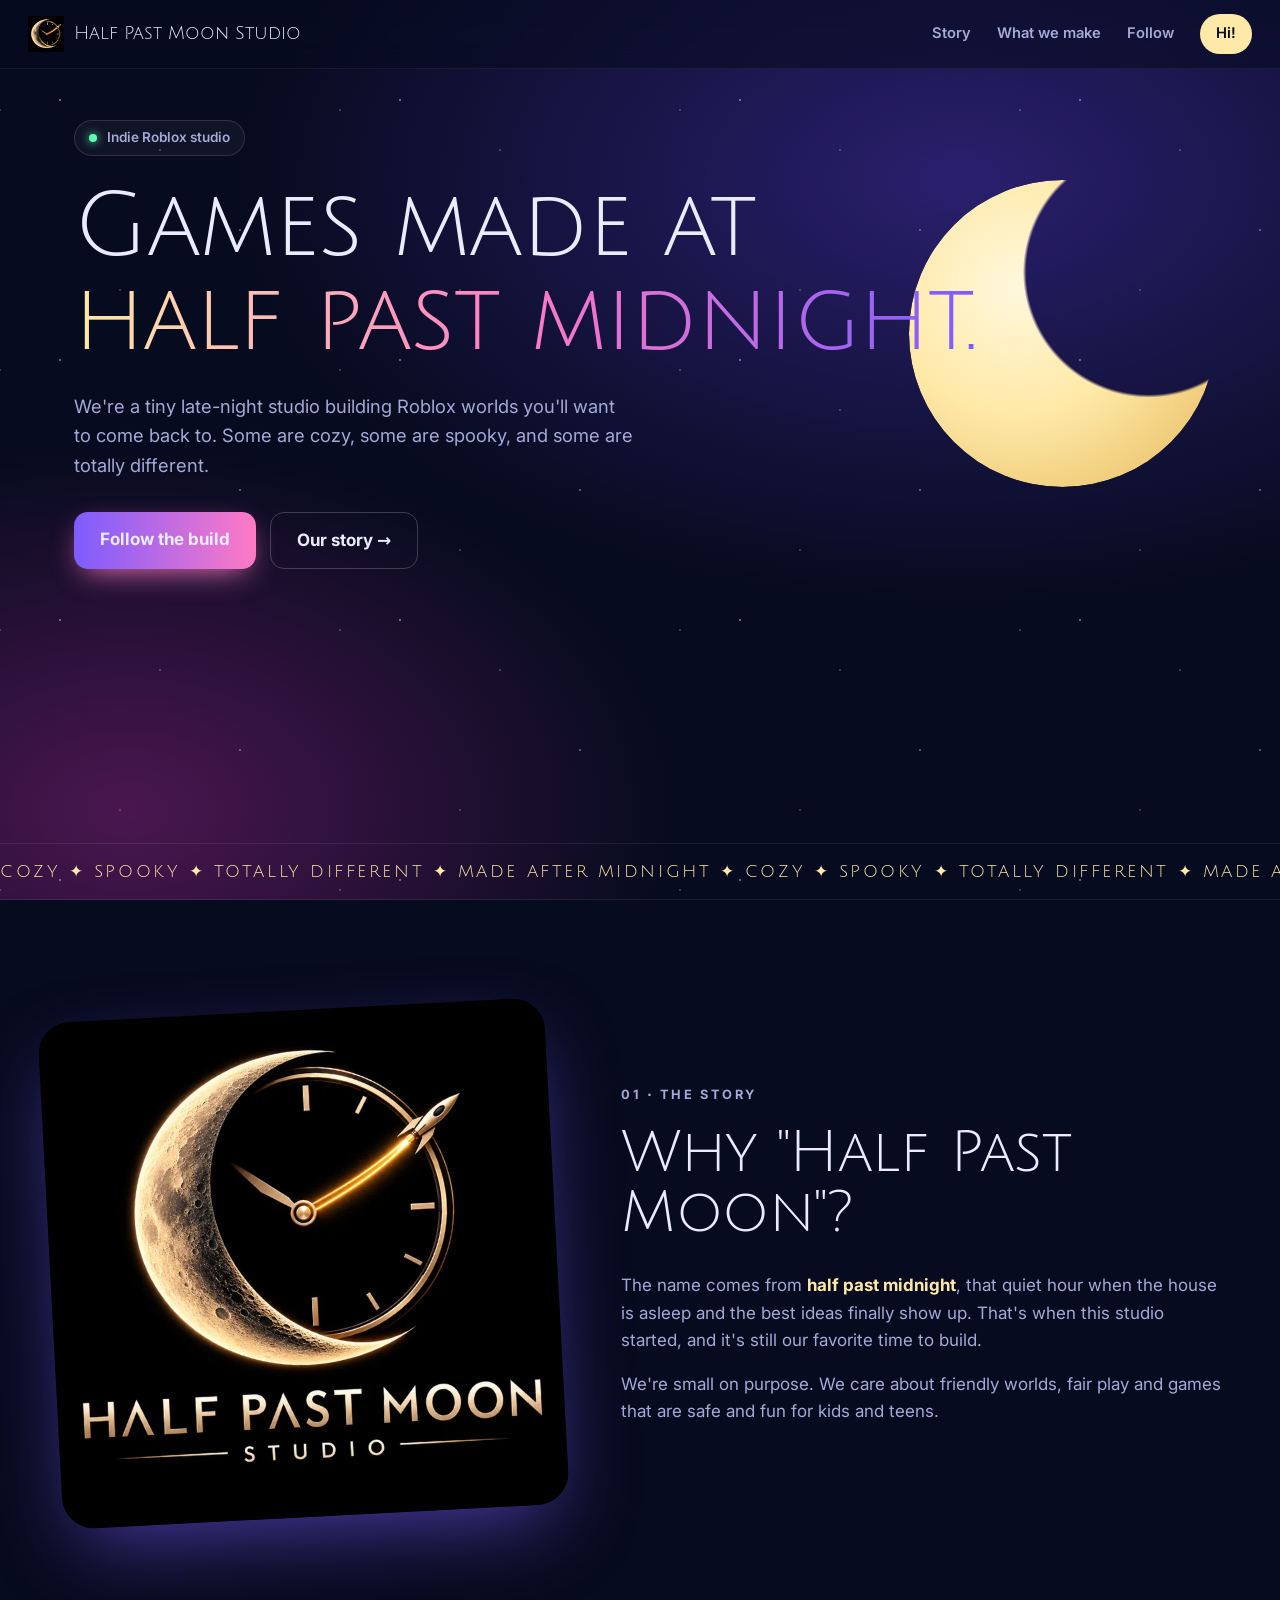
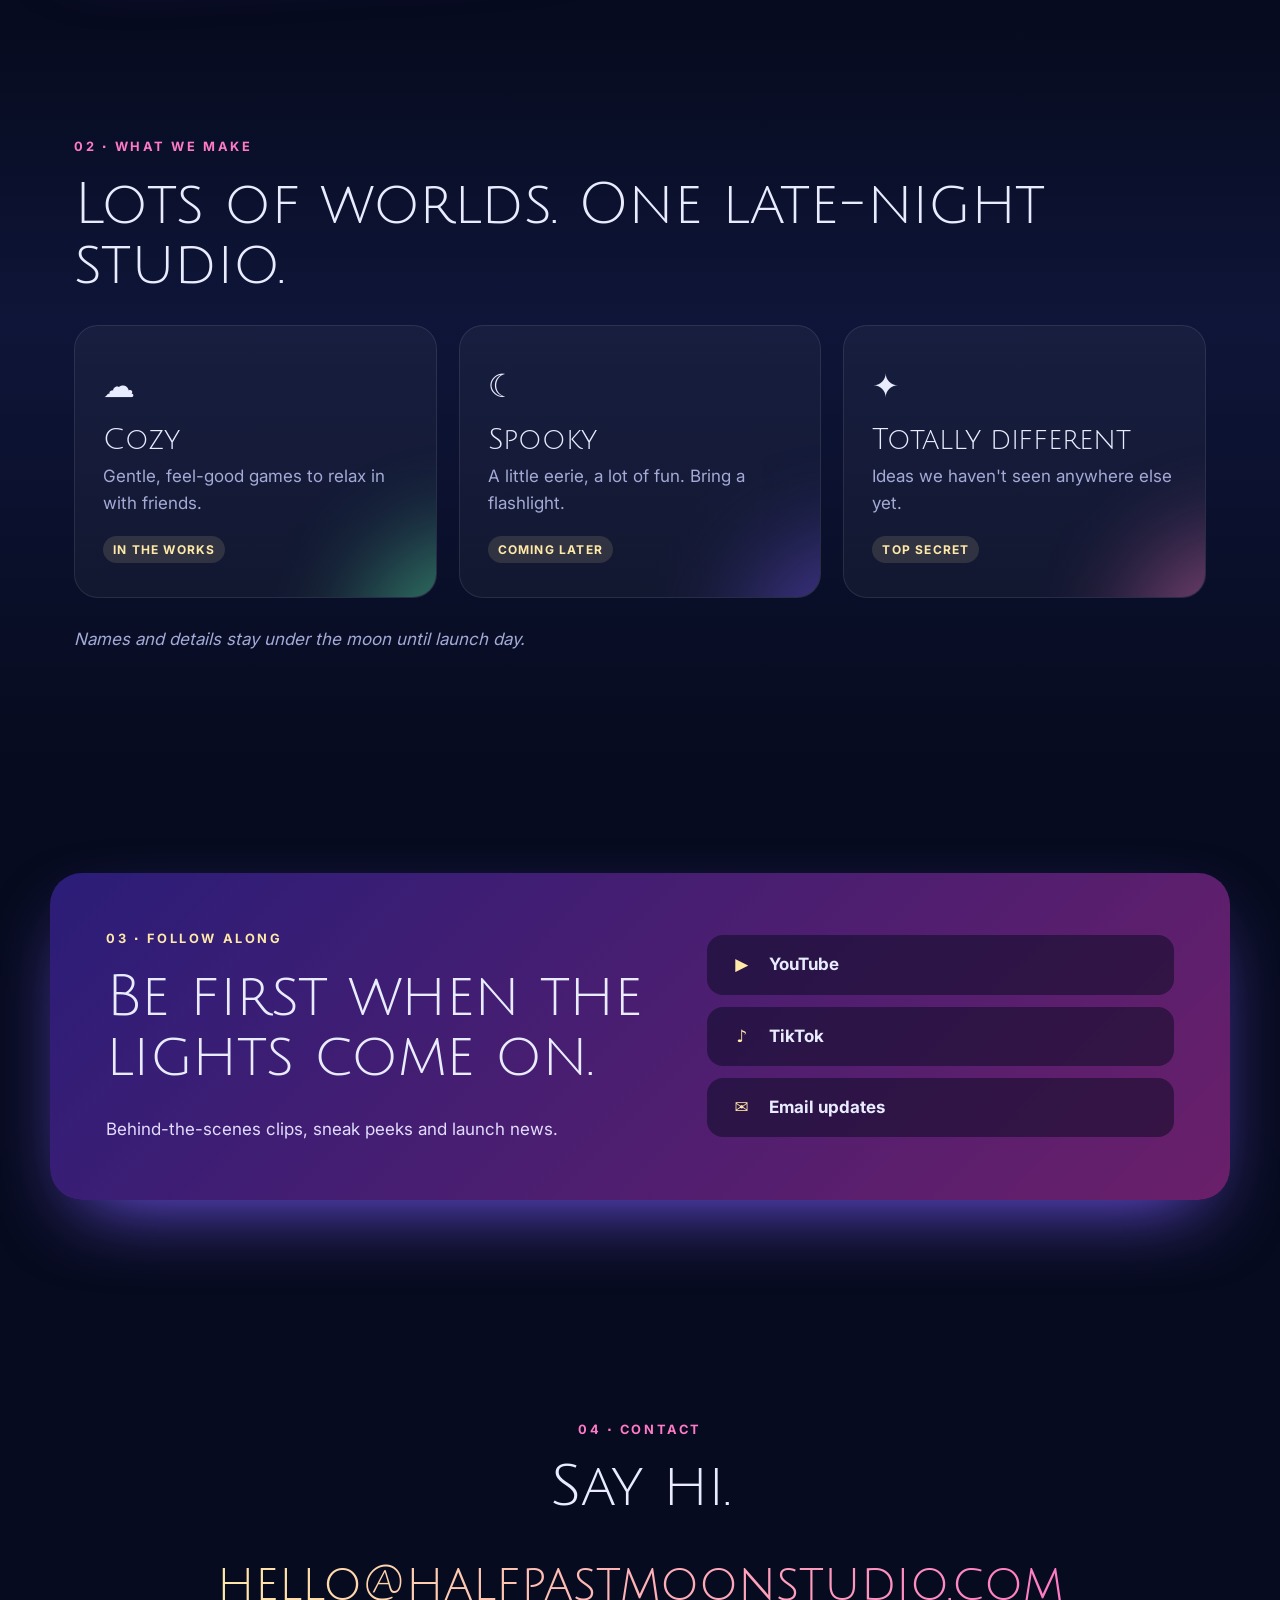
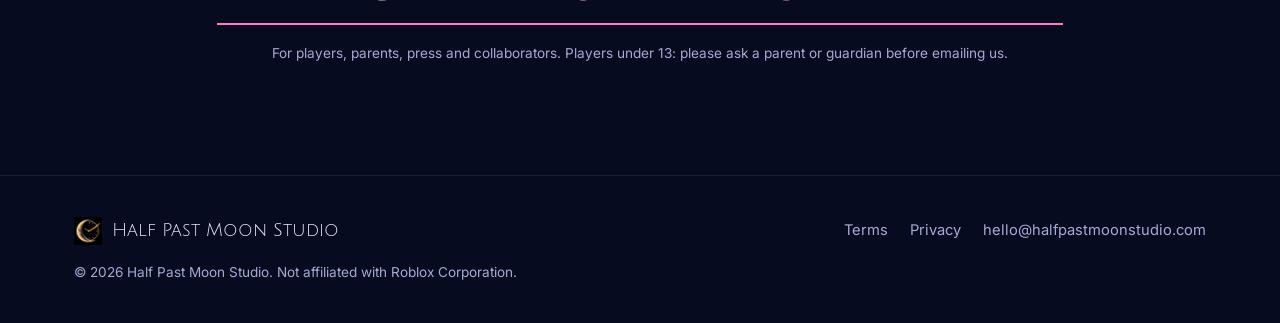
<file: index.html>
<!doctype html>
<html lang="en"><head>
<meta charset="utf-8"><meta name="viewport" content="width=device-width,initial-scale=1">
<title>Half Past Moon Studio · Roblox games made after midnight</title>
<meta name="description" content="Half Past Moon Studio is a small, independent Roblox studio making cozy, spooky and totally different games.">
<meta name="theme-color" content="#070b1f">
<link rel="icon" href="assets/favicon.png"><link rel="apple-touch-icon" href="assets/apple-touch-icon.png">
<link rel="preload" href="assets/fonts/julius-v3.woff2" as="font" type="font/woff2" crossorigin>
<link rel="stylesheet" href="styles.css?v=3">
</head><body>
<a class="skip" href="#main">Skip to content</a>
<header class="nav">
  <a href="#top" class="brand"><img src="assets/emblem.webp" alt="" width="36" height="36">Half Past Moon Studio</a>
  <nav><a href="#story">Story</a><a href="#make">What we make</a><a href="#follow">Follow</a><a href="#contact" class="pill">Hi!</a></nav>
</header>
<main id="main">
<section class="hero" id="top">
  <div class="stars" aria-hidden="true"></div>
  <div class="moon" aria-hidden="true"></div>
  <div class="hero-in">
    <p class="kicker"><span class="dot"></span> Indie Roblox studio</p>
    <h1>Games made at<br><span class="grad">half past midnight.</span></h1>
    <p class="lede">We're a tiny late-night studio building Roblox worlds you'll want to come back to. Some are cozy, some are spooky, and some are totally different.</p>
    <div class="ctas"><a class="btn" href="#follow">Follow the build</a><a class="btn ghost" href="#story">Our story →</a></div>
  </div>
  <div class="marquee" aria-hidden="true"><div>COZY ✦ SPOOKY ✦ TOTALLY DIFFERENT ✦ MADE AFTER MIDNIGHT ✦ COZY ✦ SPOOKY ✦ TOTALLY DIFFERENT ✦ MADE AFTER MIDNIGHT ✦&nbsp;</div></div>
</section>

<section class="story wrap" id="story">
  <div class="story-art reveal"><img src="assets/logo.webp" alt="Half Past Moon Studio logo" width="720" height="720" loading="lazy"></div>
  <div class="reveal">
    <p class="eyebrow">01 · The story</p>
    <h2>Why "Half Past Moon"?</h2>
    <p>The name comes from <strong>half past midnight</strong>, that quiet hour when the house is asleep and the best ideas finally show up. That's when this studio started, and it's still our favorite time to build.</p>
    <p>We're small on purpose. We care about friendly worlds, fair play and games that are safe and fun for kids and teens.</p>
  </div>
</section>

<section class="make" id="make">
  <div class="wrap">
    <p class="eyebrow reveal">02 · What we make</p>
    <h2 class="reveal">Lots of worlds. One late-night studio.</h2>
    <div class="cards">
      <article class="card c1 reveal"><span class="ico">☁︎</span><h3>Cozy</h3><p>Gentle, feel-good games to relax in with friends.</p><span class="tag">In the works</span></article>
      <article class="card c2 reveal"><span class="ico">☾</span><h3>Spooky</h3><p>A little eerie, a lot of fun. Bring a flashlight.</p><span class="tag">Coming later</span></article>
      <article class="card c3 reveal"><span class="ico">✦</span><h3>Totally different</h3><p>Ideas we haven't seen anywhere else yet.</p><span class="tag">Top secret</span></article>
    </div>
    <p class="note reveal">Names and details stay under the moon until launch day.</p>
  </div>
</section>

<section class="follow wrap" id="follow">
  <div class="follow-box reveal">
    <div>
      <p class="eyebrow">03 · Follow along</p>
      <h2>Be first when the lights come on.</h2>
      <p>Behind-the-scenes clips, sneak peeks and launch news.</p>
    </div>
    <div class="socials">
      <a class="soc yt" href="https://www.youtube.com/@HalfPastMoonStudio" rel="noopener" target="_blank"><span>▶</span> YouTube</a>
      <a class="soc tt" href="https://www.tiktok.com/@halfpastmoonstudio" rel="noopener" target="_blank"><span>♪</span> TikTok</a>
      <a class="soc em" href="mailto:hello@halfpastmoonstudio.com?subject=Keep%20me%20posted"><span>✉</span> Email updates</a>
    </div>
  </div>
</section>

<section class="contact wrap" id="contact">
  <p class="eyebrow reveal">04 · Contact</p>
  <h2 class="reveal">Say hi.</h2>
  <a class="big-mail reveal" href="mailto:hello@halfpastmoonstudio.com">hello@halfpastmoonstudio.com</a>
  <p class="small reveal">For players, parents, press and collaborators. Players under 13: please ask a parent or guardian before emailing us.</p>
</section>
</main>
<footer class="foot">
  <div class="wrap foot-in">
    <div class="brand"><img src="assets/emblem.webp" alt="" width="28" height="28" loading="lazy">Half Past Moon Studio</div>
    <nav><a href="/terms">Terms</a><a href="/privacy">Privacy</a><a href="mailto:hello@halfpastmoonstudio.com">hello@halfpastmoonstudio.com</a></nav>
    <p class="small">© 2026 Half Past Moon Studio. Not affiliated with Roblox Corporation.</p>
  </div>
</footer>
<script>
const io=new IntersectionObserver(e=>e.forEach(x=>{if(x.isIntersecting){x.target.classList.add('in');io.unobserve(x.target)}}),{threshold:.12});
document.querySelectorAll('.reveal').forEach(el=>io.observe(el));
</script>
</body></html>
</file>
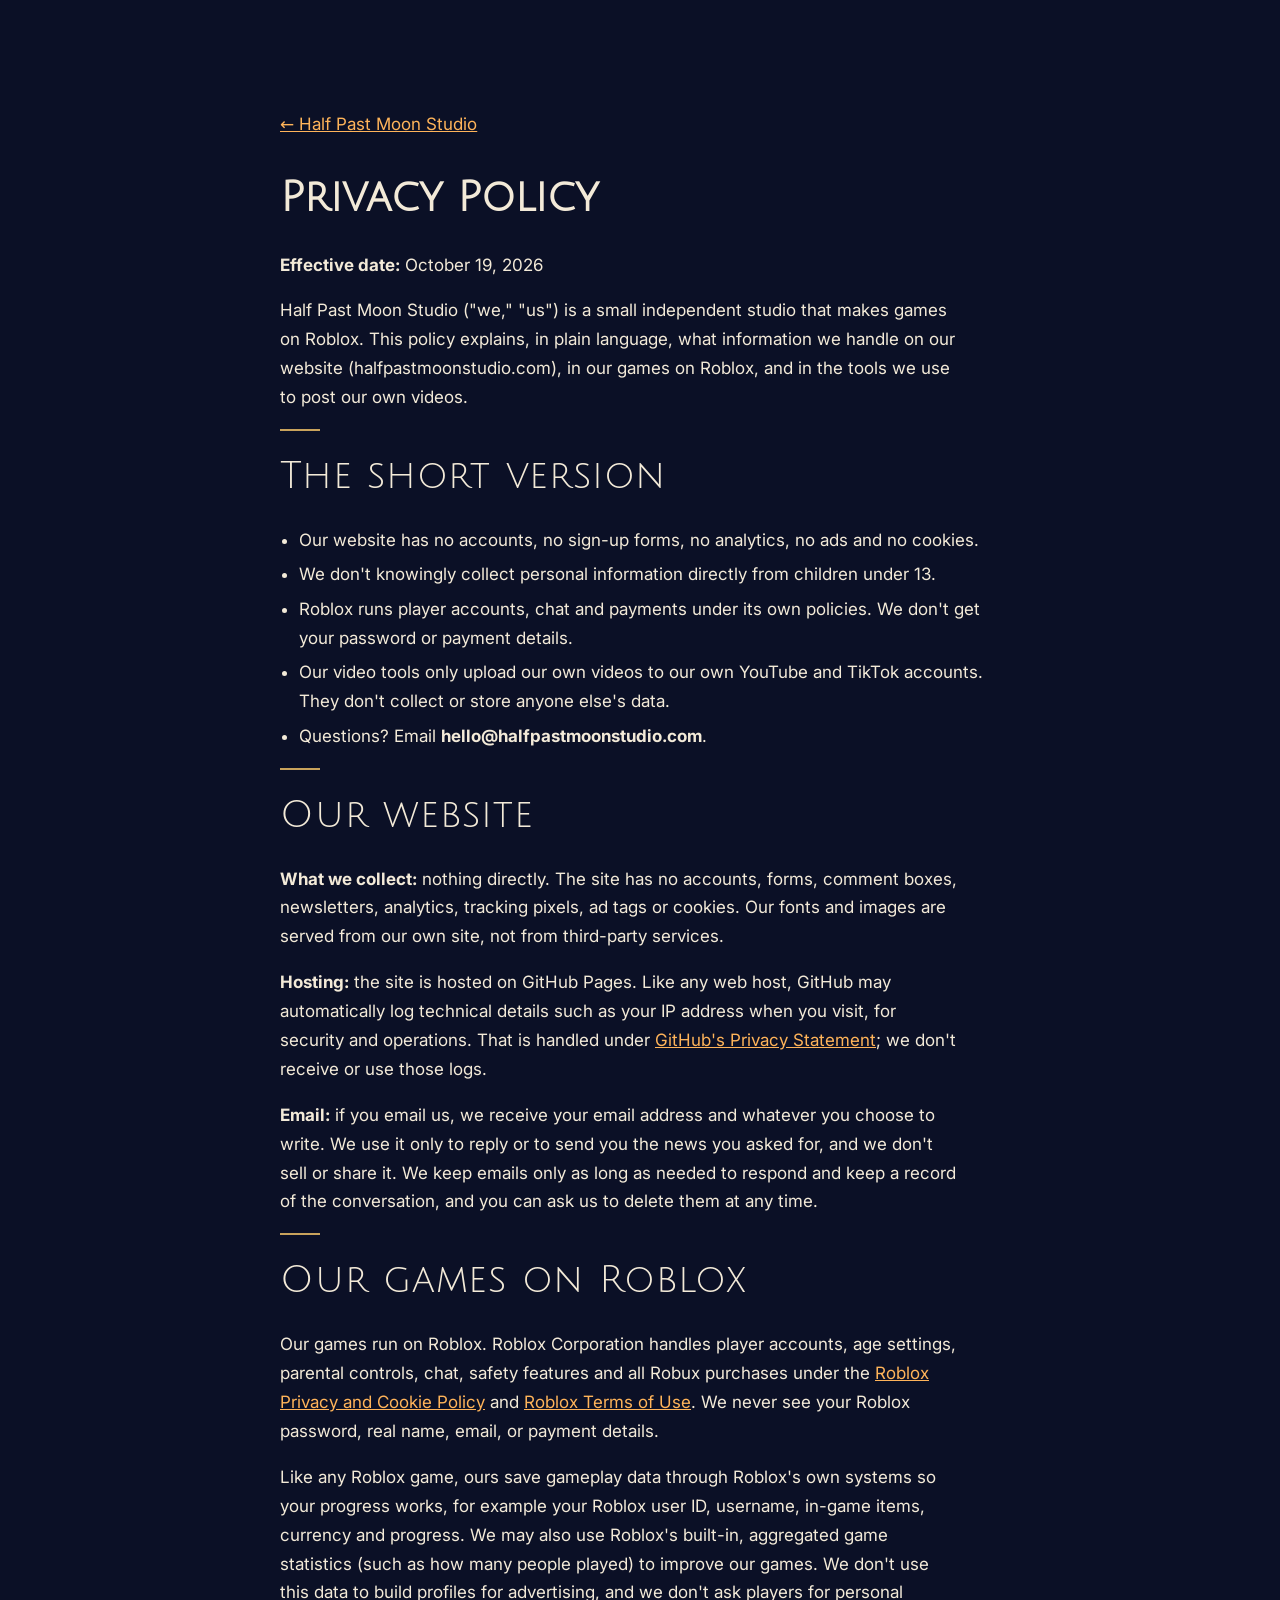
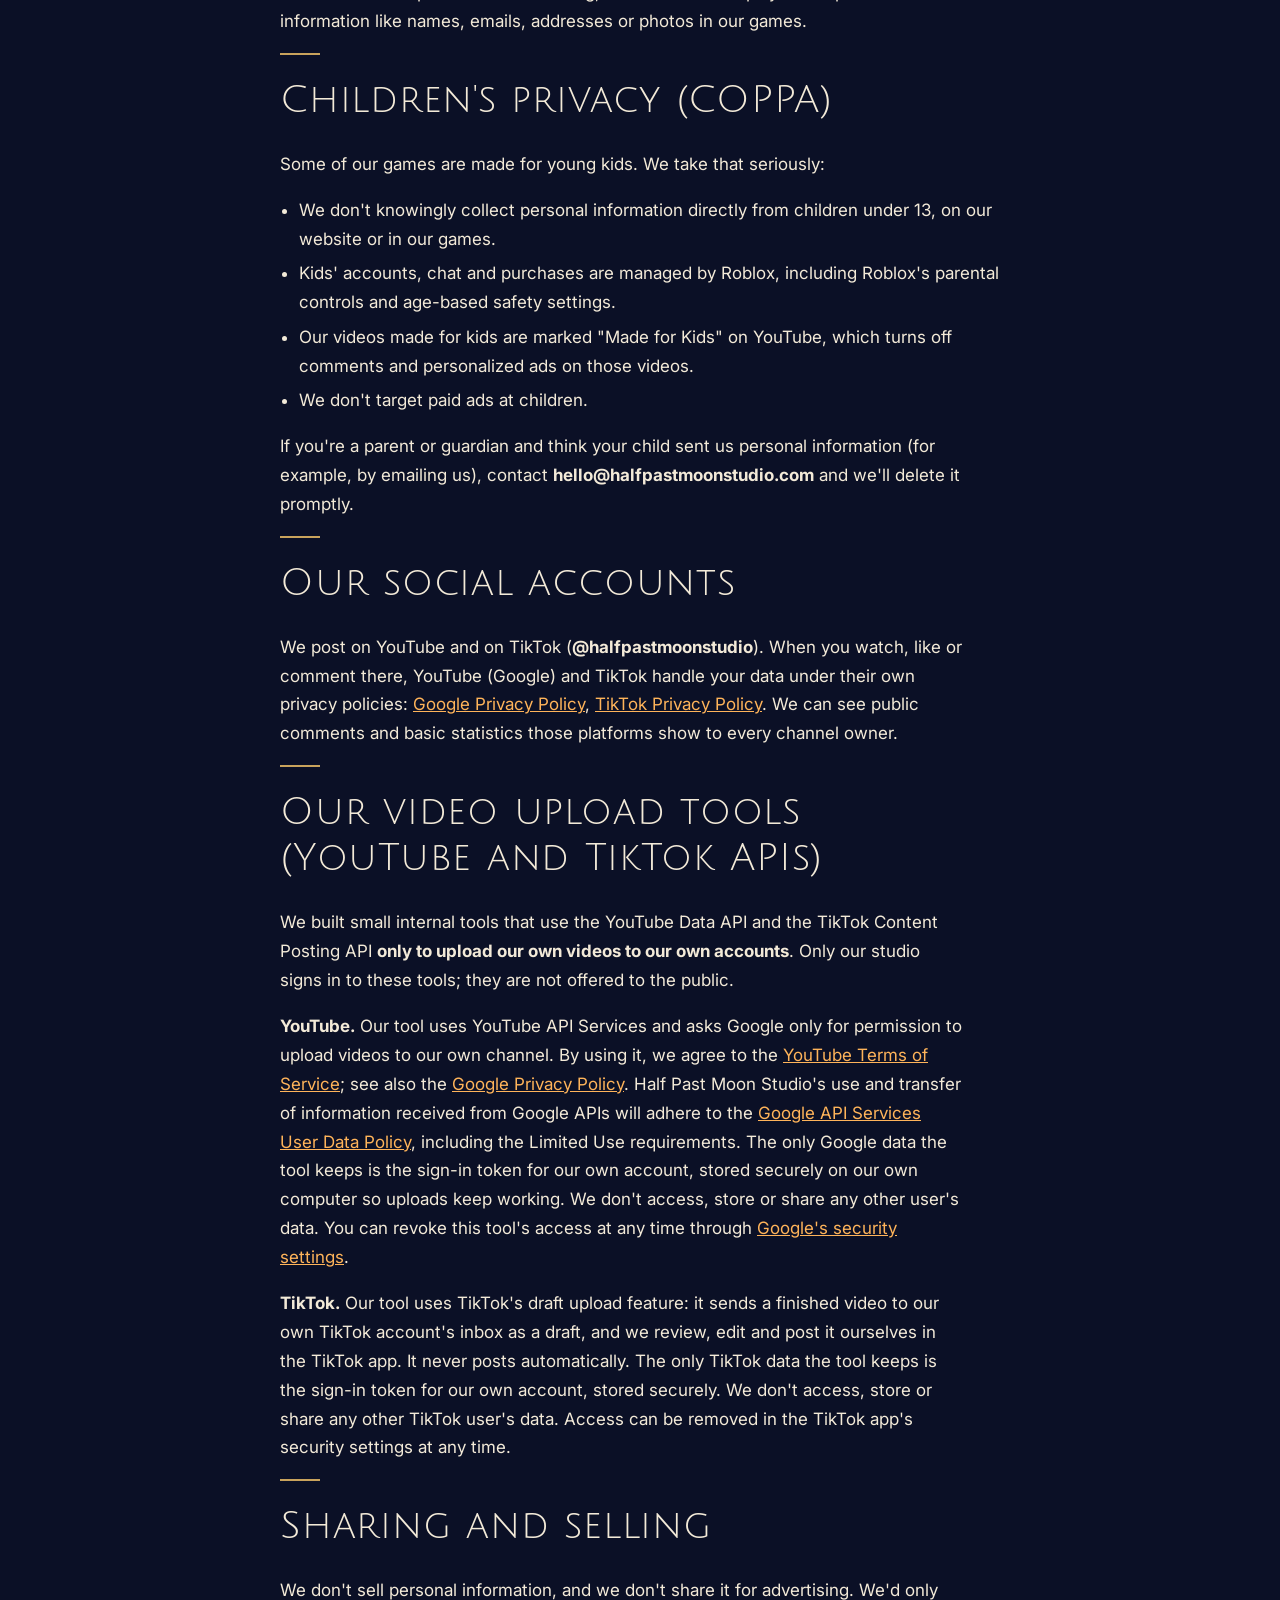
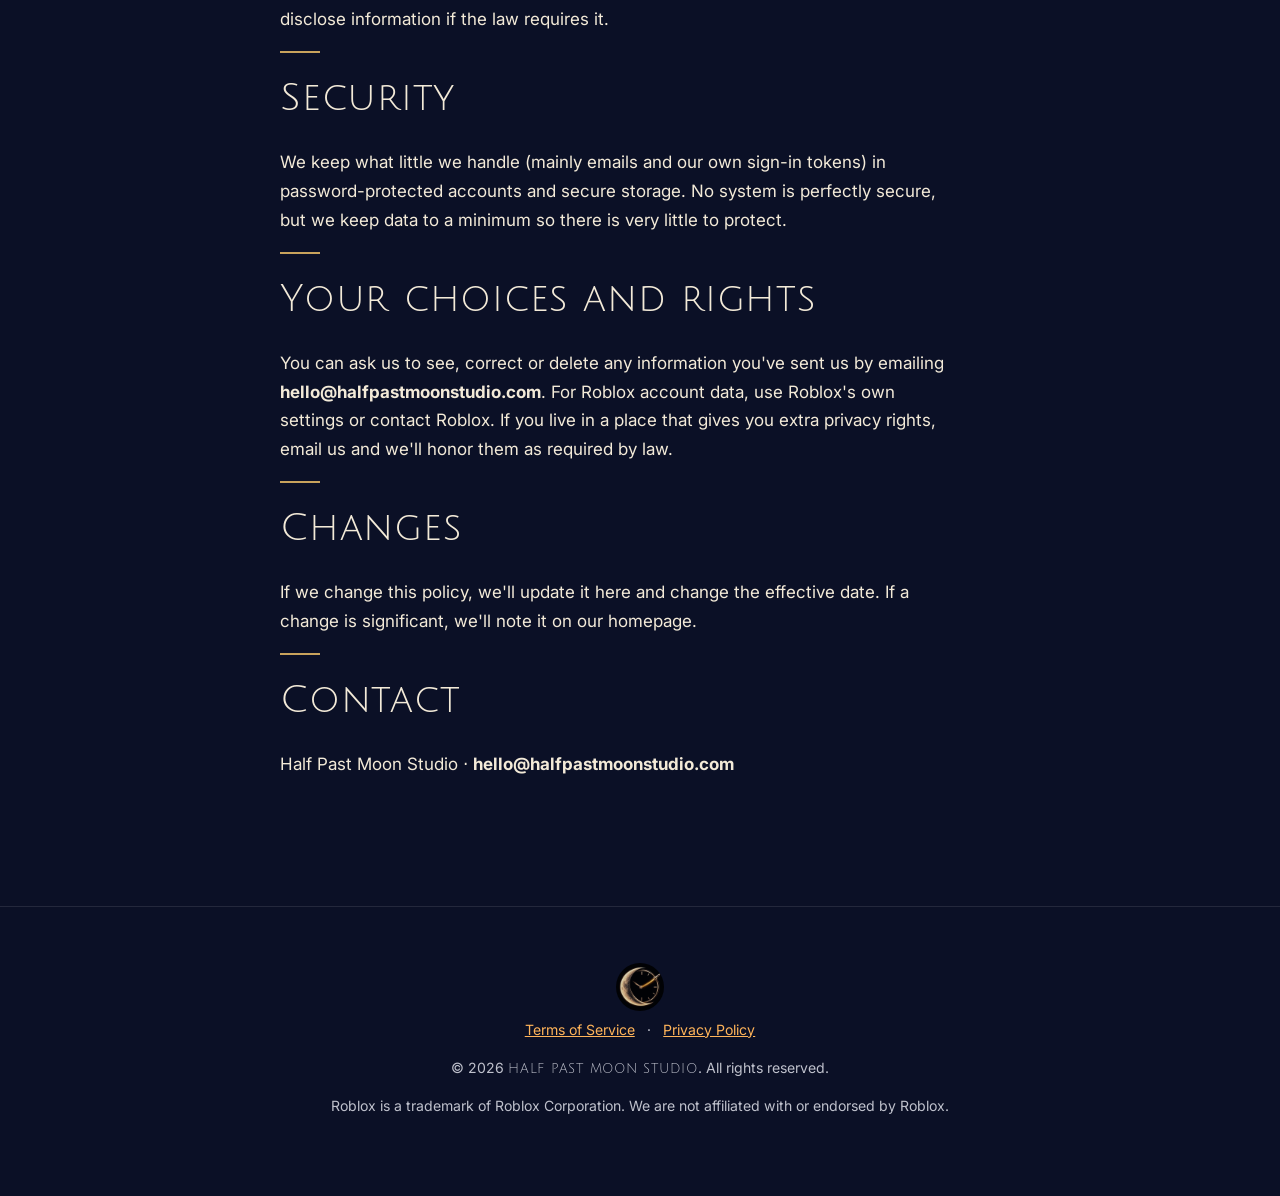
<file: privacy.html>
<!doctype html>
<html lang="en">
<head>
<meta charset="utf-8">
<meta name="viewport" content="width=device-width,initial-scale=1">
<title>Privacy Policy · Half Past Moon Studio</title>
<meta name="description" content="Privacy Policy for Half Past Moon Studio.">
<meta name="theme-color" content="#0b1026">
<link rel="icon" href="assets/favicon.png"><link rel="apple-touch-icon" href="assets/apple-touch-icon.png">
<link rel="preload" href="assets/fonts/inter.woff2" as="font" type="font/woff2" crossorigin>
<link rel="stylesheet" href="styles_v3.css">
<style>
.legal{max-width:760px}
.legal-title{font-family:"Julius Sans One",sans-serif;font-size:clamp(1.8rem,4vw,2.6rem);margin:0 0 .5rem}
.legal ul{padding-left:1.2rem} .legal li{margin:.35rem 0}
.legal a{text-decoration:underline}
.back{display:inline-block;margin-bottom:1.5rem}
footer nav a{margin:0 .5rem}
</style>
</head>
<body>
<a class="skip" href="#main">Skip to content</a>
<main id="main">
  <section class="band first"><div class="wrap legal">
    <a class="back" href="/">&larr; Half Past Moon Studio</a>
<h1 class="legal-title">Privacy Policy</h1>
<p><strong>Effective date:</strong> October 19, 2026</p>
<p>Half Past Moon Studio ("we," "us") is a small independent studio that makes games on Roblox. This policy explains, in plain language, what information we handle on our website (halfpastmoonstudio.com), in our games on Roblox, and in the tools we use to post our own videos.</p>
<h2>The short version</h2>
<ul>
<li>Our website has no accounts, no sign-up forms, no analytics, no ads and no cookies.</li>
<li>We don't knowingly collect personal information directly from children under 13.</li>
<li>Roblox runs player accounts, chat and payments under its own policies. We don't get your password or payment details.</li>
<li>Our video tools only upload our own videos to our own YouTube and TikTok accounts. They don't collect or store anyone else's data.</li>
<li>Questions? Email <strong>hello@halfpastmoonstudio.com</strong>.</li>
</ul>
<h2>Our website</h2>
<p><strong>What we collect:</strong> nothing directly. The site has no accounts, forms, comment boxes, newsletters, analytics, tracking pixels, ad tags or cookies. Our fonts and images are served from our own site, not from third-party services.</p>
<p><strong>Hosting:</strong> the site is hosted on GitHub Pages. Like any web host, GitHub may automatically log technical details such as your IP address when you visit, for security and operations. That is handled under <a href="https://docs.github.com/en/site-policy/privacy-policies/github-general-privacy-statement">GitHub's Privacy Statement</a>; we don't receive or use those logs.</p>
<p><strong>Email:</strong> if you email us, we receive your email address and whatever you choose to write. We use it only to reply or to send you the news you asked for, and we don't sell or share it. We keep emails only as long as needed to respond and keep a record of the conversation, and you can ask us to delete them at any time.</p>
<h2>Our games on Roblox</h2>
<p>Our games run on Roblox. Roblox Corporation handles player accounts, age settings, parental controls, chat, safety features and all Robux purchases under the <a href="https://en.help.roblox.com/hc/articles/115004630823">Roblox Privacy and Cookie Policy</a> and <a href="https://en.help.roblox.com/hc/articles/115004647846">Roblox Terms of Use</a>. We never see your Roblox password, real name, email, or payment details.</p>
<p>Like any Roblox game, ours save gameplay data through Roblox's own systems so your progress works, for example your Roblox user ID, username, in-game items, currency and progress. We may also use Roblox's built-in, aggregated game statistics (such as how many people played) to improve our games. We don't use this data to build profiles for advertising, and we don't ask players for personal information like names, emails, addresses or photos in our games.</p>
<h2>Children's privacy (COPPA)</h2>
<p>Some of our games are made for young kids. We take that seriously:</p>
<ul>
<li>We don't knowingly collect personal information directly from children under 13, on our website or in our games.</li>
<li>Kids' accounts, chat and purchases are managed by Roblox, including Roblox's parental controls and age-based safety settings.</li>
<li>Our videos made for kids are marked "Made for Kids" on YouTube, which turns off comments and personalized ads on those videos.</li>
<li>We don't target paid ads at children.</li>
</ul>
<p>If you're a parent or guardian and think your child sent us personal information (for example, by emailing us), contact <strong>hello@halfpastmoonstudio.com</strong> and we'll delete it promptly.</p>
<h2>Our social accounts</h2>
<p>We post on YouTube and on TikTok (<strong>@halfpastmoonstudio</strong>). When you watch, like or comment there, YouTube (Google) and TikTok handle your data under their own privacy policies: <a href="https://policies.google.com/privacy">Google Privacy Policy</a>, <a href="https://www.tiktok.com/legal/privacy-policy">TikTok Privacy Policy</a>. We can see public comments and basic statistics those platforms show to every channel owner.</p>
<h2>Our video upload tools (YouTube and TikTok APIs)</h2>
<p>We built small internal tools that use the YouTube Data API and the TikTok Content Posting API <strong>only to upload our own videos to our own accounts</strong>. Only our studio signs in to these tools; they are not offered to the public.</p>
<p><strong>YouTube.</strong> Our tool uses YouTube API Services and asks Google only for permission to upload videos to our own channel. By using it, we agree to the <a href="https://www.youtube.com/t/terms">YouTube Terms of Service</a>; see also the <a href="https://policies.google.com/privacy">Google Privacy Policy</a>. Half Past Moon Studio's use and transfer of information received from Google APIs will adhere to the <a href="https://developers.google.com/terms/api-services-user-data-policy">Google API Services User Data Policy</a>, including the Limited Use requirements. The only Google data the tool keeps is the sign-in token for our own account, stored securely on our own computer so uploads keep working. We don't access, store or share any other user's data. You can revoke this tool's access at any time through <a href="https://myaccount.google.com/permissions">Google's security settings</a>.</p>
<p><strong>TikTok.</strong> Our tool uses TikTok's draft upload feature: it sends a finished video to our own TikTok account's inbox as a draft, and we review, edit and post it ourselves in the TikTok app. It never posts automatically. The only TikTok data the tool keeps is the sign-in token for our own account, stored securely. We don't access, store or share any other TikTok user's data. Access can be removed in the TikTok app's security settings at any time.</p>
<h2>Sharing and selling</h2>
<p>We don't sell personal information, and we don't share it for advertising. We'd only disclose information if the law requires it.</p>
<h2>Security</h2>
<p>We keep what little we handle (mainly emails and our own sign-in tokens) in password-protected accounts and secure storage. No system is perfectly secure, but we keep data to a minimum so there is very little to protect.</p>
<h2>Your choices and rights</h2>
<p>You can ask us to see, correct or delete any information you've sent us by emailing <strong>hello@halfpastmoonstudio.com</strong>. For Roblox account data, use Roblox's own settings or contact Roblox. If you live in a place that gives you extra privacy rights, email us and we'll honor them as required by law.</p>
<h2>Changes</h2>
<p>If we change this policy, we'll update it here and change the effective date. If a change is significant, we'll note it on our homepage.</p>
<h2>Contact</h2>
<p>Half Past Moon Studio · <strong>hello@halfpastmoonstudio.com</strong></p>
  </div></section>
</main>
<footer>
  <img src="assets/emblem.webp" width="48" height="48" alt="" loading="lazy">
  <nav class="legal-links" aria-label="Legal"><a href="/terms">Terms of Service</a> · <a href="/privacy">Privacy Policy</a></nav>
  <p>&copy; 2026 <span class="name">Half Past Moon Studio</span>. All rights reserved.</p>
  <p class="muted">Roblox is a trademark of Roblox Corporation. We are not affiliated with or endorsed by Roblox.</p>
</footer>
</body>
</html>
</file>
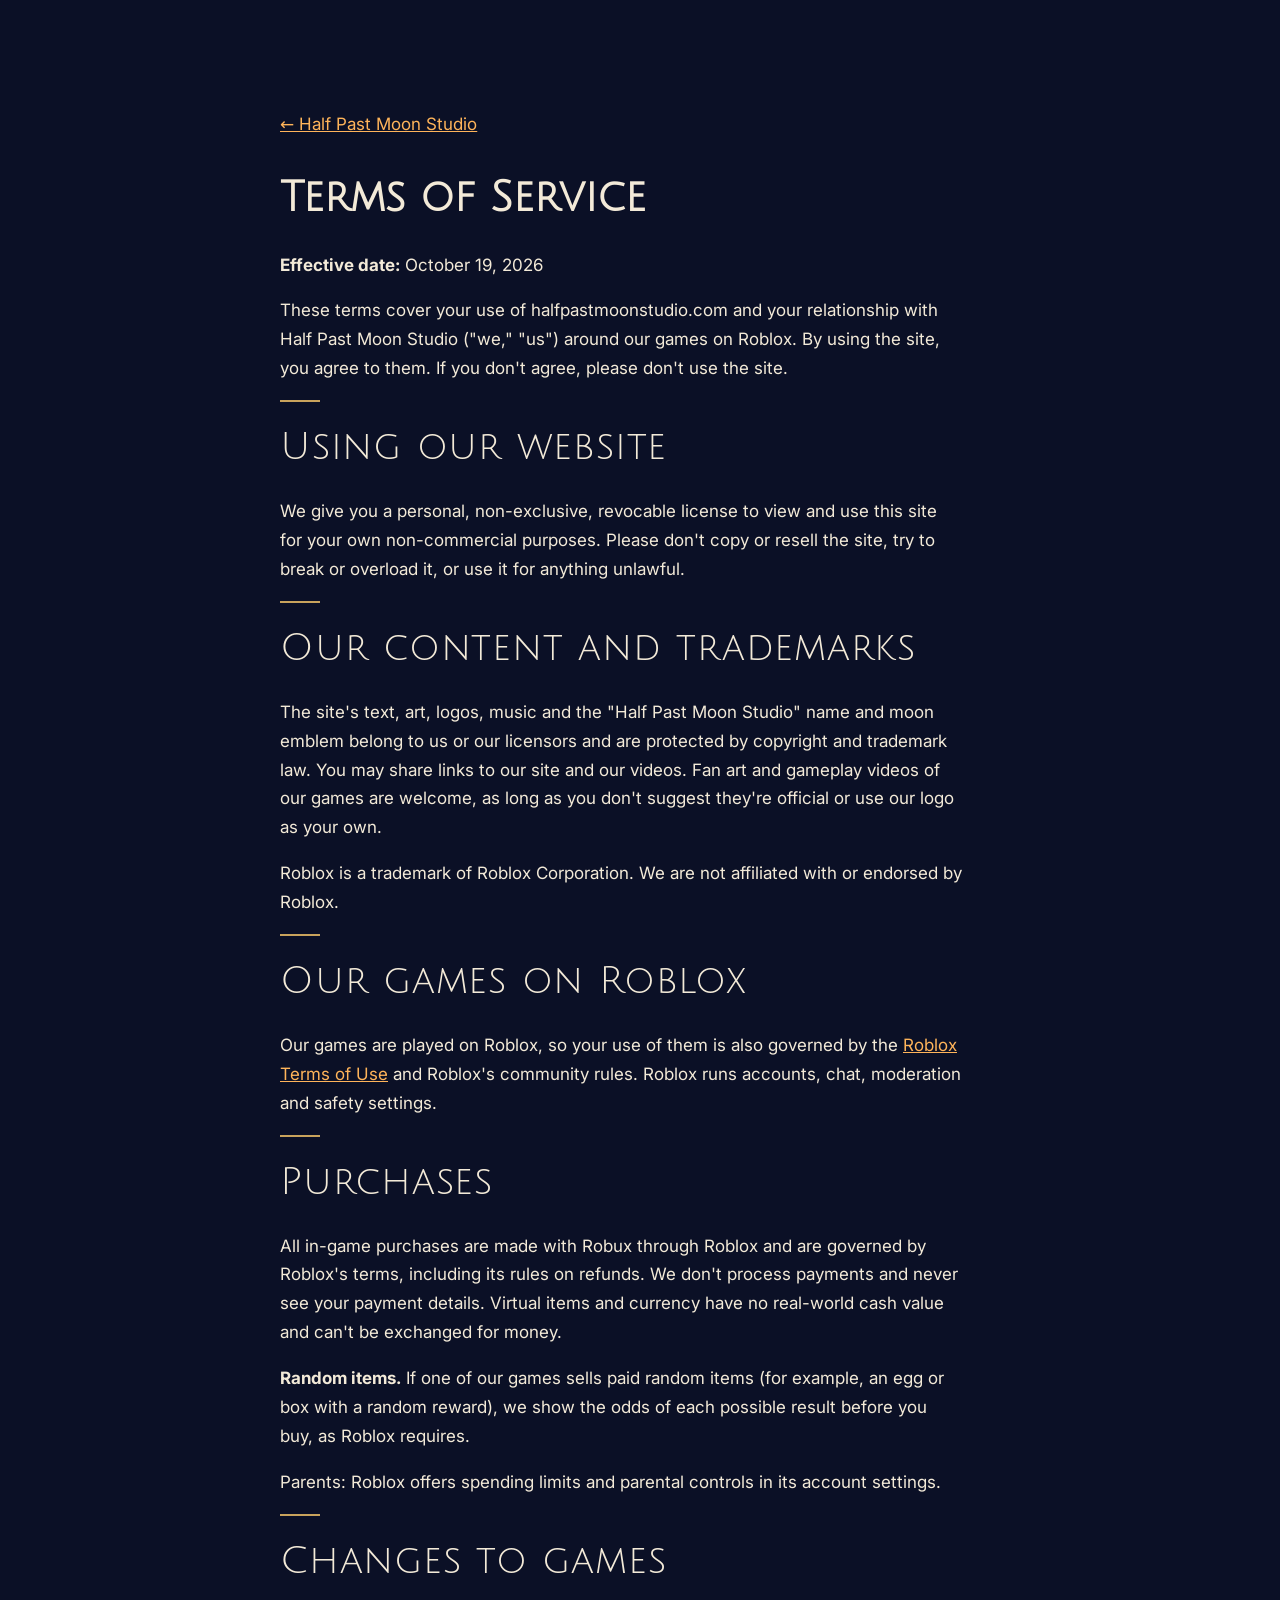
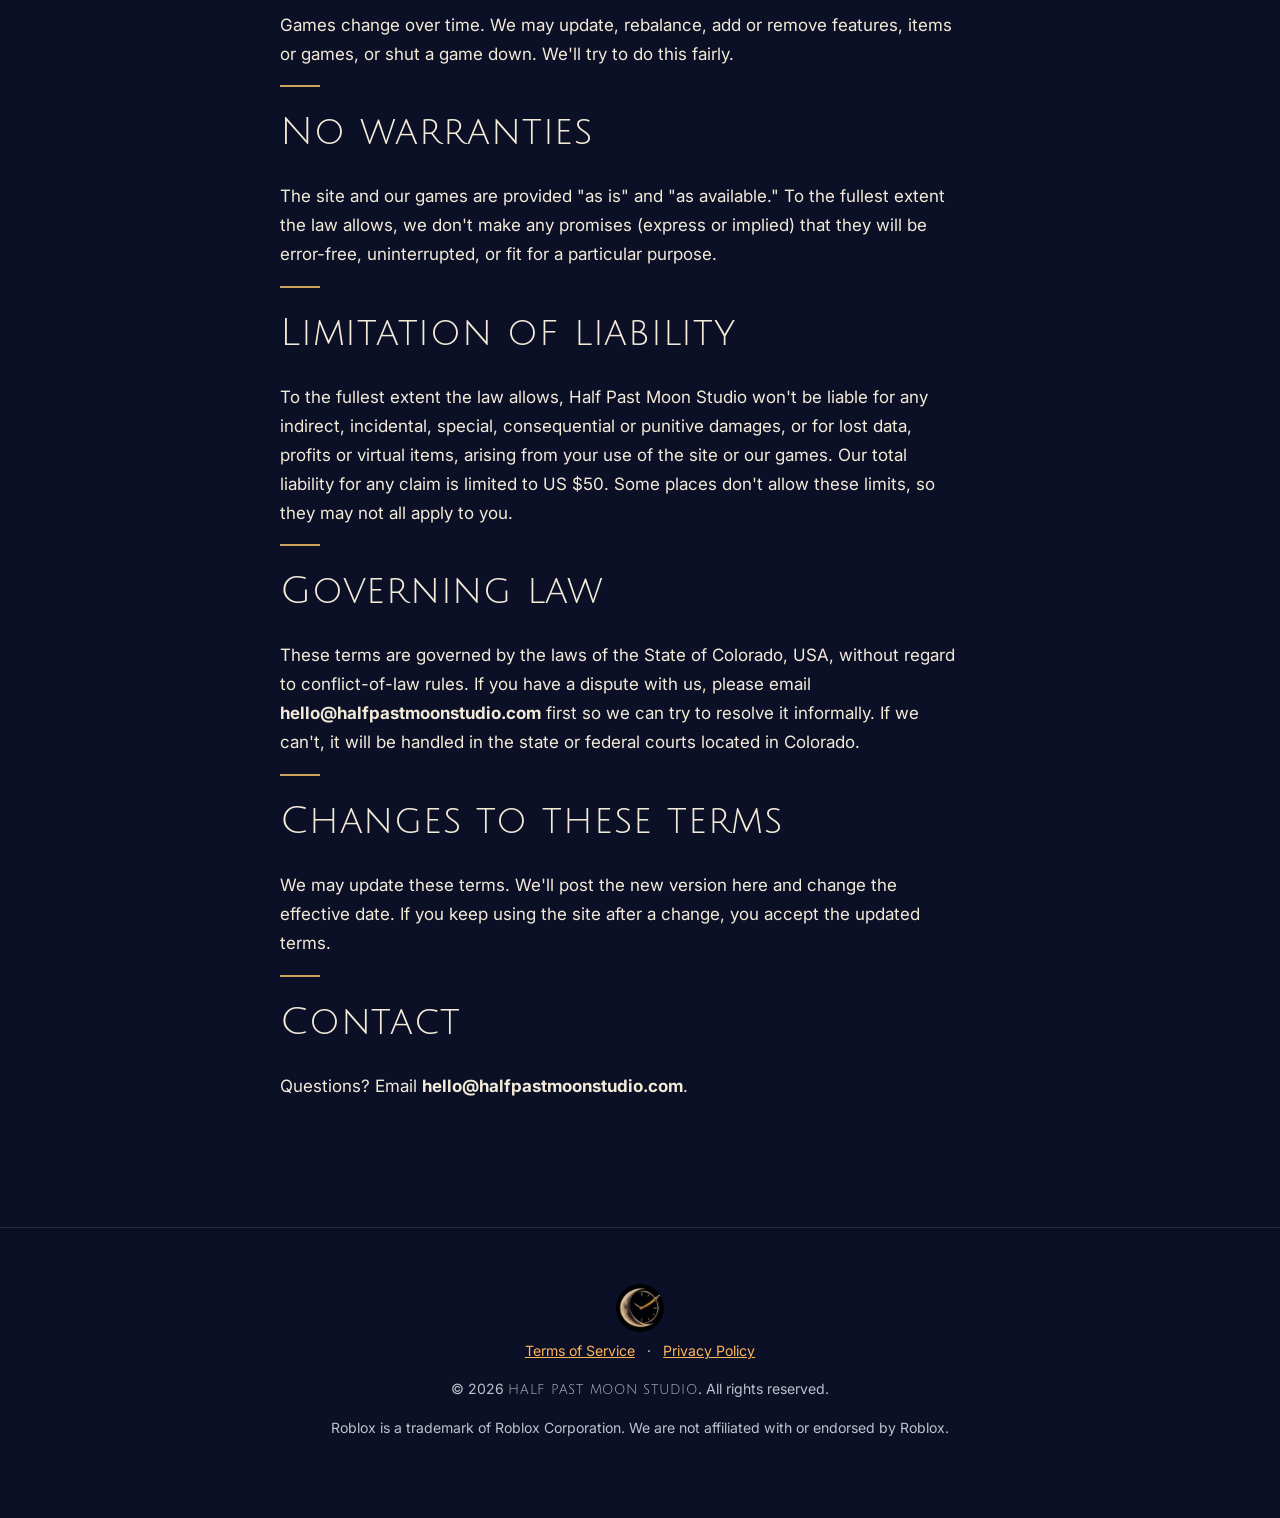
<file: terms.html>
<!doctype html>
<html lang="en">
<head>
<meta charset="utf-8">
<meta name="viewport" content="width=device-width,initial-scale=1">
<title>Terms of Service · Half Past Moon Studio</title>
<meta name="description" content="Terms of Service for Half Past Moon Studio.">
<meta name="theme-color" content="#0b1026">
<link rel="icon" href="assets/favicon.png"><link rel="apple-touch-icon" href="assets/apple-touch-icon.png">
<link rel="preload" href="assets/fonts/inter.woff2" as="font" type="font/woff2" crossorigin>
<link rel="stylesheet" href="styles_v3.css">
<style>
.legal{max-width:760px}
.legal-title{font-family:"Julius Sans One",sans-serif;font-size:clamp(1.8rem,4vw,2.6rem);margin:0 0 .5rem}
.legal ul{padding-left:1.2rem} .legal li{margin:.35rem 0}
.legal a{text-decoration:underline}
.back{display:inline-block;margin-bottom:1.5rem}
footer nav a{margin:0 .5rem}
</style>
</head>
<body>
<a class="skip" href="#main">Skip to content</a>
<main id="main">
  <section class="band first"><div class="wrap legal">
    <a class="back" href="/">&larr; Half Past Moon Studio</a>
<h1 class="legal-title">Terms of Service</h1>
<p><strong>Effective date:</strong> October 19, 2026</p>
<p>These terms cover your use of halfpastmoonstudio.com and your relationship with Half Past Moon Studio ("we," "us") around our games on Roblox. By using the site, you agree to them. If you don't agree, please don't use the site.</p>
<h2>Using our website</h2>
<p>We give you a personal, non-exclusive, revocable license to view and use this site for your own non-commercial purposes. Please don't copy or resell the site, try to break or overload it, or use it for anything unlawful.</p>
<h2>Our content and trademarks</h2>
<p>The site's text, art, logos, music and the "Half Past Moon Studio" name and moon emblem belong to us or our licensors and are protected by copyright and trademark law. You may share links to our site and our videos. Fan art and gameplay videos of our games are welcome, as long as you don't suggest they're official or use our logo as your own.</p>
<p>Roblox is a trademark of Roblox Corporation. We are not affiliated with or endorsed by Roblox.</p>
<h2>Our games on Roblox</h2>
<p>Our games are played on Roblox, so your use of them is also governed by the <a href="https://en.help.roblox.com/hc/articles/115004647846">Roblox Terms of Use</a> and Roblox's community rules. Roblox runs accounts, chat, moderation and safety settings.</p>
<h2>Purchases</h2>
<p>All in-game purchases are made with Robux through Roblox and are governed by Roblox's terms, including its rules on refunds. We don't process payments and never see your payment details. Virtual items and currency have no real-world cash value and can't be exchanged for money.</p>
<p><strong>Random items.</strong> If one of our games sells paid random items (for example, an egg or box with a random reward), we show the odds of each possible result before you buy, as Roblox requires.</p>
<p>Parents: Roblox offers spending limits and parental controls in its account settings.</p>
<h2>Changes to games</h2>
<p>Games change over time. We may update, rebalance, add or remove features, items or games, or shut a game down. We'll try to do this fairly.</p>
<h2>No warranties</h2>
<p>The site and our games are provided "as is" and "as available." To the fullest extent the law allows, we don't make any promises (express or implied) that they will be error-free, uninterrupted, or fit for a particular purpose.</p>
<h2>Limitation of liability</h2>
<p>To the fullest extent the law allows, Half Past Moon Studio won't be liable for any indirect, incidental, special, consequential or punitive damages, or for lost data, profits or virtual items, arising from your use of the site or our games. Our total liability for any claim is limited to US $50. Some places don't allow these limits, so they may not all apply to you.</p>
<h2>Governing law</h2>
<p>These terms are governed by the laws of the State of Colorado, USA, without regard to conflict-of-law rules. If you have a dispute with us, please email <strong>hello@halfpastmoonstudio.com</strong> first so we can try to resolve it informally. If we can't, it will be handled in the state or federal courts located in Colorado.</p>
<h2>Changes to these terms</h2>
<p>We may update these terms. We'll post the new version here and change the effective date. If you keep using the site after a change, you accept the updated terms.</p>
<h2>Contact</h2>
<p>Questions? Email <strong>hello@halfpastmoonstudio.com</strong>.</p>
  </div></section>
</main>
<footer>
  <img src="assets/emblem.webp" width="48" height="48" alt="" loading="lazy">
  <nav class="legal-links" aria-label="Legal"><a href="/terms">Terms of Service</a> · <a href="/privacy">Privacy Policy</a></nav>
  <p>&copy; 2026 <span class="name">Half Past Moon Studio</span>. All rights reserved.</p>
  <p class="muted">Roblox is a trademark of Roblox Corporation. We are not affiliated with or endorsed by Roblox.</p>
</footer>
</body>
</html>
</file>
<file: styles.css>
@font-face{font-family:Julius;src:url(assets/fonts/julius-v3.woff2) format("woff2");font-display:swap}
@font-face{font-family:Inter;src:url(assets/fonts/inter.woff2) format("woff2");font-weight:100 900;font-display:swap}
:root{--ink:#070b1f;--night:#0e1538;--violet:#7c5cff;--pink:#ff7ac6;--moon:#ffe9a8;--txt:#e9ecff;--mut:#a3aad6}
*{box-sizing:border-box;margin:0}html{scroll-behavior:smooth}
body{background:var(--ink);color:var(--txt);font:17px/1.6 Inter,system-ui,sans-serif;-webkit-font-smoothing:antialiased;overflow-x:hidden}
a{color:inherit;text-decoration:none}img{max-width:100%;height:auto;display:block}
.skip{position:absolute;left:-999px}.skip:focus{left:12px;top:12px;background:#fff;color:#000;padding:8px;z-index:9}
.wrap{max-width:1180px;margin:0 auto;padding:0 24px}
h1,h2,h3{font-family:Julius,Georgia,serif;font-weight:400;line-height:1.05;letter-spacing:-.01em}
h2{font-size:clamp(2rem,5vw,3.6rem);margin:.3em 0 .5em}
.eyebrow{font-size:.8rem;letter-spacing:.2em;text-transform:uppercase;color:var(--pink);font-weight:700}
.nav{position:fixed;inset:0 0 auto;z-index:5;display:flex;justify-content:space-between;align-items:center;padding:14px 28px;background:rgba(7,11,31,.55);backdrop-filter:blur(14px);border-bottom:1px solid rgba(255,255,255,.06)}
.brand{display:flex;gap:10px;align-items:center;font-family:Julius,serif;font-size:1.15rem}
.nav nav{display:flex;gap:26px;align-items:center;font-size:.92rem;font-weight:600}
.nav nav a:not(.pill){color:var(--mut)}.nav nav a:hover{color:#fff}
.pill{background:var(--moon);color:var(--ink);padding:8px 16px;border-radius:99px}
.hero{position:relative;min-height:100vh;min-height:100svh;display:flex;flex-direction:column;justify-content:center;overflow:hidden;
 background:radial-gradient(1200px 700px at 75% 20%,#2a1f6e 0,transparent 60%),radial-gradient(900px 600px at 10% 90%,#4a1650 0,transparent 60%),var(--ink)}
.stars{position:absolute;inset:-50%;background-image:radial-gradient(1.5px 1.5px at 20px 30px,#fff,transparent),radial-gradient(1px 1px at 120px 80px,#fff,transparent),radial-gradient(1.5px 1.5px at 200px 160px,#cfd6ff,transparent),radial-gradient(1px 1px at 300px 40px,#fff,transparent),radial-gradient(1px 1px at 80px 220px,#ffe9a8,transparent);background-size:340px 260px;opacity:.7;animation:drift 120s linear infinite}
@keyframes drift{to{transform:translate(340px,260px)}}
.moon{position:absolute;right:5%;top:20%;width:clamp(160px,24vw,360px);aspect-ratio:1;border-radius:50%;background:radial-gradient(circle at 35% 35%,#fff8dc,var(--moon) 45%,#e4b85a 100%);box-shadow:0 0 120px 30px rgba(255,233,168,.25);animation:float 8s ease-in-out infinite;
 -webkit-mask:radial-gradient(circle at 78% 30%,transparent 38%,#000 39%);mask:radial-gradient(circle at 78% 30%,transparent 38%,#000 39%)}
@keyframes float{50%{transform:translateY(-14px) rotate(-4deg)}}
.hero-in{position:relative;z-index:2;max-width:1180px;margin:0 auto;padding:120px 24px 40px;width:100%}
.kicker{display:inline-flex;gap:10px;align-items:center;font-size:.85rem;font-weight:600;color:var(--mut);border:1px solid rgba(255,255,255,.12);padding:6px 14px;border-radius:99px;background:rgba(255,255,255,.04)}
.dot{width:8px;height:8px;border-radius:50%;background:#5dffb0;box-shadow:0 0 10px #5dffb0;animation:pulse 2s infinite}@keyframes pulse{50%{opacity:.3}}
h1{font-size:clamp(2.6rem,7vw,6rem);margin:24px 0}
.grad{background:linear-gradient(90deg,var(--moon),var(--pink) 50%,var(--violet));-webkit-background-clip:text;background-clip:text;color:transparent}
.lede{max-width:560px;font-size:1.15rem;color:var(--mut)}
.ctas{display:flex;gap:14px;margin-top:32px;flex-wrap:wrap}
.btn{background:linear-gradient(90deg,var(--violet),var(--pink));padding:14px 26px;border-radius:14px;font-weight:700;box-shadow:0 10px 30px -10px var(--pink);transition:transform .2s}
.btn:hover{transform:translateY(-3px)}.btn.ghost{background:none;border:1px solid rgba(255,255,255,.2);box-shadow:none}
.marquee{position:relative;margin-top:auto;border-block:1px solid rgba(255,255,255,.08);padding:14px 0;white-space:nowrap;overflow:hidden;font-family:Julius,serif;letter-spacing:.15em;color:var(--moon)}
.marquee div{display:inline-block;animation:mq 30s linear infinite}@keyframes mq{to{transform:translateX(-50%)}}
section:not(.hero){padding:110px 0}
.story{display:grid;grid-template-columns:1fr 1.2fr;gap:64px;align-items:center}
.story-art img{border-radius:32px;transform:rotate(-3deg);box-shadow:0 30px 80px -20px rgba(124,92,255,.6)}
.story p{color:var(--mut);margin-bottom:1em}.story strong{color:var(--moon)}
.make{background:linear-gradient(180deg,var(--ink),var(--night) 40%,var(--ink))}
.cards{display:grid;grid-template-columns:repeat(3,1fr);gap:22px;margin-top:20px}
.card{position:relative;padding:34px 28px;border-radius:24px;background:rgba(255,255,255,.04);border:1px solid rgba(255,255,255,.09);transition:transform .3s,border-color .3s;overflow:hidden}
.card:hover{transform:translateY(-6px);border-color:var(--pink)}
.card::before{content:"";position:absolute;inset:auto -40% -60% auto;width:220px;height:220px;border-radius:50%;filter:blur(50px);opacity:.45}
.c1::before{background:#5dffb0}.c2::before{background:var(--violet)}.c3::before{background:var(--pink)}
.ico{font-size:2rem}.card h3{font-size:1.8rem;margin:14px 0 8px}.card p{color:var(--mut)}
.tag{display:inline-block;margin-top:18px;font-size:.75rem;font-weight:700;letter-spacing:.1em;text-transform:uppercase;padding:4px 10px;border-radius:99px;background:rgba(255,233,168,.12);color:var(--moon)}
.note{margin-top:28px;color:var(--mut);font-style:italic}
.follow-box{display:grid;grid-template-columns:1.2fr 1fr;gap:40px;align-items:center;padding:56px;border-radius:32px;background:linear-gradient(135deg,#2b1d78,#6a1f6a);box-shadow:0 30px 80px -30px #7c5cff}
.follow-box p{color:#e2dcff}.follow-box .eyebrow{color:var(--moon)}
.socials{display:grid;gap:12px}
.soc{display:flex;gap:12px;align-items:center;padding:16px 20px;border-radius:16px;background:rgba(7,11,31,.5);font-weight:700;transition:transform .2s,background .2s}
.soc:hover{transform:translateX(6px);background:rgba(7,11,31,.8)}.soc span{width:30px;text-align:center;color:var(--moon)}
.contact{text-align:center}
.big-mail{display:inline-block;font-family:Julius,serif;font-size:clamp(.8rem,4.5vw,3rem);background:linear-gradient(90deg,var(--moon),var(--pink));-webkit-background-clip:text;background-clip:text;color:transparent;border-bottom:2px solid var(--pink);white-space:nowrap;max-width:100%}
.small{font-size:.85rem;color:var(--mut);margin-top:18px}
.foot{border-top:1px solid rgba(255,255,255,.08);padding:40px 0}
.foot-in{display:flex;flex-wrap:wrap;justify-content:space-between;gap:16px;align-items:center}
.foot nav{display:flex;gap:22px;flex-wrap:wrap;color:var(--mut);font-size:.92rem}.foot nav a:hover{color:#fff}.foot .small{width:100%;margin:0}
.reveal{opacity:0;transform:translateY(24px);transition:opacity .8s,transform .8s}.reveal.in{opacity:1;transform:none}
@media (max-width:820px){
 .nav{padding:12px 18px}.nav nav a:not(.pill){display:none}
 .moon{right:-18%;top:7%;opacity:.5}
 .story,.follow-box,.cards{grid-template-columns:1fr}.story{gap:36px}.story-art{max-width:260px}
 .follow-box{padding:32px 24px}section:not(.hero){padding:72px 0}
}
@media (prefers-reduced-motion:reduce){*{animation:none!important;transition:none!important}.reveal{opacity:1;transform:none}}
</file>
<file: styles_v3.css>
/* Half Past Moon Studio — site v3 (studio-first, multi-genre). Vela, Oct 16 2026. DRAFT, not deployed. */
@font-face{font-family:"Julius Sans One";src:url(assets/fonts/julius-v3.woff2) format("woff2");font-display:swap}
@font-face{font-family:"Inter";src:url(assets/fonts/inter.woff2) format("woff2");font-weight:100 900;font-display:swap}
:root{
  /* Brand: night-to-twilight */
  --night-900:#0b1026;   /* midnightNavy, page base */
  --night-800:#10132e;
  --indigo-700:#1b1f4a;  /* deepIndigo */
  --twilight-600:#33295e;/* horizon violet, gradients only */
  --dusk-500:#6b4a6e;    /* last light at the horizon, gradients only */
  --cream:#f3ead8;       /* headings + body */
  --muted:#bfc1cc;       /* secondary text */
  --moon:#d9dbe2;        /* moon-glow tint, tagline */
  --amber:#ffb45a;       /* brand warm accent: buttons, focus, glyphs */
  --amber-hi:#ffc983;
  --brass:#c9a35c;       /* hairlines, rules, eyebrows */
  --line:rgba(255,255,255,.10);
  --card:#141836;
  /* Unrevealed worlds: ONE shared treatment, no per-card hue */
  --unrevealed:#c9cbe0;  /* dim moonlight, same on all 5 cards */
  /* Wren Hill band (inside the band only) */
  --wh-bg:#060a1c;--wh-sky:#0b1026;--wh-accent:#5ec8d8;--wh-warm:#ffc477;--wh-text:#e8ecf2;--wh-muted:#aab4c6;
  /* Type */
  --display:"Julius Sans One","Josefin Sans","Century Gothic",sans-serif;
  --sans:"Inter",system-ui,-apple-system,"Segoe UI",Roboto,sans-serif;
  --radius:20px;
}
*{box-sizing:border-box}
html{background:var(--night-900);scroll-behavior:smooth}
body{margin:0;font:400 1.0625rem/1.7 var(--sans);color:var(--cream);background:var(--night-900);-webkit-font-smoothing:antialiased}
img,svg{max-width:100%;height:auto}
a{color:var(--amber)}
.skip{position:absolute;left:-999px;top:8px;background:var(--amber);color:#1b1206;padding:8px 14px;border-radius:8px;z-index:10}
.skip:focus{left:8px}
:focus-visible{outline:2px solid var(--amber);outline-offset:4px;border-radius:6px}
.wrap{max-width:1080px;margin:0 auto;padding:0 20px}

/* ---------- Hero: studio, not game ---------- */
.hero{position:relative;overflow:hidden;min-height:88vh;display:grid;place-items:center;text-align:center;padding:64px 20px 96px;isolation:isolate;
  background:linear-gradient(180deg,var(--night-900) 0%,var(--indigo-700) 52%,var(--twilight-600) 82%,var(--dusk-500) 100%)}
.sky{position:absolute;inset:-10% 0 0;z-index:-1}
.stars{position:absolute;inset:0;background-repeat:repeat;will-change:transform}
.s1{background-image:radial-gradient(1px 1px at 12% 22%,#fff9,transparent),radial-gradient(1px 1px at 63% 8%,#fff8,transparent),radial-gradient(1px 1px at 82% 64%,#fff6,transparent),radial-gradient(1px 1px at 33% 77%,#fff5,transparent),radial-gradient(1px 1px at 48% 41%,#fff6,transparent),radial-gradient(1px 1px at 91% 31%,#fff7,transparent);background-size:220px 220px;animation:tw 7s ease-in-out infinite alternate}
.s2{background-image:radial-gradient(1.4px 1.4px at 25% 55%,#fffc,transparent),radial-gradient(1.4px 1.4px at 72% 18%,#f3ead8cc,transparent),radial-gradient(1.4px 1.4px at 54% 88%,#fff8,transparent),radial-gradient(1.4px 1.4px at 7% 12%,#fffa,transparent);background-size:340px 340px;animation:tw 5s ease-in-out infinite alternate-reverse}
.s3{background-image:radial-gradient(2px 2px at 40% 30%,#ffe7c4,transparent),radial-gradient(2px 2px at 80% 75%,#fff,transparent),radial-gradient(1.8px 1.8px at 15% 85%,#ffd9a8,transparent);background-size:520px 520px;animation:tw 9s ease-in-out infinite alternate}
@keyframes tw{from{opacity:.45}to{opacity:1}}
.moonglow{position:absolute;width:min(90vw,720px);aspect-ratio:1;left:50%;top:4%;translate:-50% 0;border-radius:50%;background:radial-gradient(circle,rgba(233,228,216,.20) 0,rgba(255,180,90,.10) 32%,rgba(180,182,188,.05) 52%,transparent 70%);animation:breathe 8s ease-in-out infinite alternate}
@keyframes breathe{from{opacity:.75;scale:.96}to{opacity:1;scale:1.03}}
.horizon{position:absolute;inset:auto 0 0;height:22%;z-index:-1;background:radial-gradient(120% 100% at 50% 100%,rgba(255,180,90,.22),transparent 70%)}
.hero::after{content:"";position:absolute;inset:auto 0 0;height:14%;background:linear-gradient(transparent,var(--night-900));z-index:-1}
.hero-inner{max-width:760px}
.logo{width:min(48vw,200px);border-radius:26px;box-shadow:0 0 0 1px #ffffff14,0 0 80px rgba(233,228,216,.18)}
.wordmark{font:400 clamp(1.5rem,6.5vw,2.6rem)/1.1 var(--display);text-transform:uppercase;letter-spacing:.08em;color:#e9c48e;margin:1.6rem 0 0}
.wordmark span{display:flex;align-items:center;justify-content:center;gap:.8em;font-size:.42em;letter-spacing:.45em;margin-top:.6em;color:var(--cream)}
.wordmark span::before,.wordmark span::after{content:"";height:1px;width:3.5em;background:linear-gradient(90deg,transparent,var(--brass))}
.wordmark span::after{transform:scaleX(-1)}
.headline{font:400 clamp(2rem,6.4vw,3.6rem)/1.15 var(--display);letter-spacing:.01em;margin:2rem auto .5em;max-width:18ch;color:var(--cream)}
.tagline{font:300 clamp(1.08rem,2.6vw,1.3rem)/1.55 var(--sans);color:var(--moon);margin:0 auto 2.2rem;max-width:44ch}
.btn{display:inline-block;background:var(--amber);color:#1b1206;font:600 1rem/1 var(--sans);padding:15px 26px;border-radius:999px;text-decoration:none;overflow-wrap:anywhere;transition:box-shadow .3s,transform .3s,background .3s}
.btn:hover,.btn:focus-visible{background:var(--amber-hi);box-shadow:0 0 32px rgba(255,180,90,.45);transform:translateY(-2px)}
.name{font-family:var(--display);letter-spacing:.06em;text-transform:uppercase;font-size:.9em}

/* ---------- Sections ---------- */
.band{padding:72px 0;border-top:1px solid var(--line)}
.band.first{border-top:0}
h2,h3{margin:0}
h2{font:400 clamp(1.6rem,4.2vw,2.4rem)/1.2 var(--display);letter-spacing:.02em;color:var(--cream);margin-bottom:.7em}
h2::before{content:"";display:block;width:40px;height:2px;background:var(--brass);margin-bottom:22px}
h3{font:600 1.15rem/1.3 var(--sans);color:var(--cream)}
.lede{font:300 clamp(1.15rem,2.6vw,1.375rem)/1.6 var(--sans);color:var(--cream)}
.band p{max-width:62ch}
.band .lede{max-width:50ch}
.muted{color:var(--muted)}
.eyebrow{display:inline-block;font:600 .78rem/1.2 var(--sans);letter-spacing:.2em;text-transform:uppercase;color:var(--brass);margin:0 0 1rem}

/* Beliefs */
.cards{list-style:none;margin:0;padding:0;display:grid;gap:18px}
.card{background:linear-gradient(160deg,rgba(27,31,74,.85),rgba(16,19,46,.9));border:1px solid var(--line);border-radius:var(--radius);padding:28px;transition:border-color .3s,box-shadow .3s,transform .3s}
.card:hover{border-color:rgba(255,180,90,.45);box-shadow:0 0 40px rgba(255,180,90,.12);transform:translateY(-3px)}
.card h3{margin:.7em 0 .4em}
.card p{margin:0;color:var(--muted)}
.glyph{font-size:1.6rem;line-height:1;color:var(--amber);text-shadow:0 0 18px rgba(255,180,90,.6)}

/* ---------- Featured: Wren Hill (own palette, inside band only) ---------- */
.feature{background:radial-gradient(90% 120% at 80% 0%,#0f1838 0%,var(--wh-bg) 60%);border-top:1px solid rgba(94,200,216,.18);border-bottom:1px solid rgba(94,200,216,.18);padding:72px 0;color:var(--wh-text)}
.feature .grid{display:grid;gap:32px;align-items:center}
.feature .eyebrow{color:var(--wh-accent)}
.feature h2{font-size:clamp(1.7rem,4.6vw,2.6rem);color:var(--wh-text)}
.feature h2::before{background:var(--wh-accent)}
.feature .lede{color:var(--wh-text)}
.feature p{color:var(--wh-muted)}
.feature .lede,.feature .rating{color:var(--wh-text)}
.rating{display:inline-block;font:500 .9rem/1.4 var(--sans);border:1px solid rgba(94,200,216,.4);border-radius:999px;padding:6px 14px}
.keyart{margin:0;border-radius:var(--radius);overflow:hidden;border:1px solid rgba(94,200,216,.22);box-shadow:0 30px 80px #000a,0 0 60px rgba(94,200,216,.08);background:var(--wh-sky)}
.keyart svg{display:block;width:100%;height:auto}
.keyart figcaption{font-size:.78rem;color:var(--wh-muted);padding:8px 14px;border-top:1px solid rgba(255,255,255,.06)}

/* ---------- More worlds ---------- */
.intro{margin-top:-.2em}
.worlds{list-style:none;margin:28px 0 0;padding:0;display:flex;flex-wrap:wrap;justify-content:center;gap:18px}
.world{--accent:var(--unrevealed);flex:0 1 100%;max-width:420px;background:var(--card);border:1px solid var(--line);border-radius:var(--radius);overflow:hidden;transition:border-color .3s,transform .3s,box-shadow .3s}
.world:hover{border-color:rgba(255,180,90,.40);transform:translateY(-3px);box-shadow:0 0 40px rgba(255,180,90,.10)}
.world-art{position:relative;aspect-ratio:16/10;background:radial-gradient(60% 80% at 50% 50%,rgba(201,203,224,.10),transparent 70%),linear-gradient(180deg,#0e1230,#0a0d24);border-bottom:1px solid var(--line)}
.world-art svg{position:absolute;inset:0;width:100%;height:100%}
.world-num{position:absolute;left:16px;top:12px;font:400 1.4rem/1 var(--display);color:var(--muted);letter-spacing:.06em}
.world-body{padding:20px 22px 24px}
.world h3{font:400 1.35rem/1.2 var(--display);letter-spacing:.04em}
.world p{margin:.4em 0 .9em;color:var(--muted)}
.badge{display:inline-flex;align-items:center;gap:8px;font:600 .74rem/1 var(--sans);letter-spacing:.14em;text-transform:uppercase;color:var(--accent);border:1px solid rgba(201,203,224,.35);border-radius:999px;padding:7px 12px}
.badge::before{content:"";width:6px;height:6px;border-radius:50%;background:var(--accent)}

/* ---------- CTA + footer ---------- */
.contact{text-align:center}
.contact h2::before{margin-inline:auto}
.contact p{margin-inline:auto}
footer{text-align:center;padding:56px 20px 64px;font-size:.88rem;color:var(--muted);border-top:1px solid var(--line)}
footer .sign{color:var(--cream)}
footer img{border-radius:50%;opacity:.85}

/* Reveal: hidden only when JS runs (site.js reused from v2) */
.js .reveal{opacity:0;transform:translateY(24px);transition:opacity .8s ease,transform .8s ease}
.js .reveal.in{opacity:1;transform:none}

@media(min-width:640px){
  .world{flex-basis:calc(50% - 9px)}
}
@media(min-width:760px){
  .cards{grid-template-columns:repeat(3,1fr)}
  .feature .grid{grid-template-columns:7fr 5fr;gap:56px}
  .band,.feature{padding:110px 0}
}
@media(min-width:960px){
  .world{flex-basis:calc(33.333% - 12px)}
}
@media(prefers-reduced-motion:reduce){
  html{scroll-behavior:auto}
  *,*::before,*::after{animation:none!important;transition:none!important}
  .js .reveal{opacity:1;transform:none}
  .stars,.moonglow{transform:none!important}
}
/* Mobile: compact row cards so 5 placeholders don't become a long scroll */
@media(max-width:639px){
  .world{display:grid;grid-template-columns:116px 1fr;max-width:none}
  .world-art{aspect-ratio:auto;min-height:116px;border-bottom:0;border-right:1px solid var(--line)}
  .world-num{display:none}
  .world-body{padding:16px 18px}
  .world p{margin:.25em 0 .7em}
}
</file>
